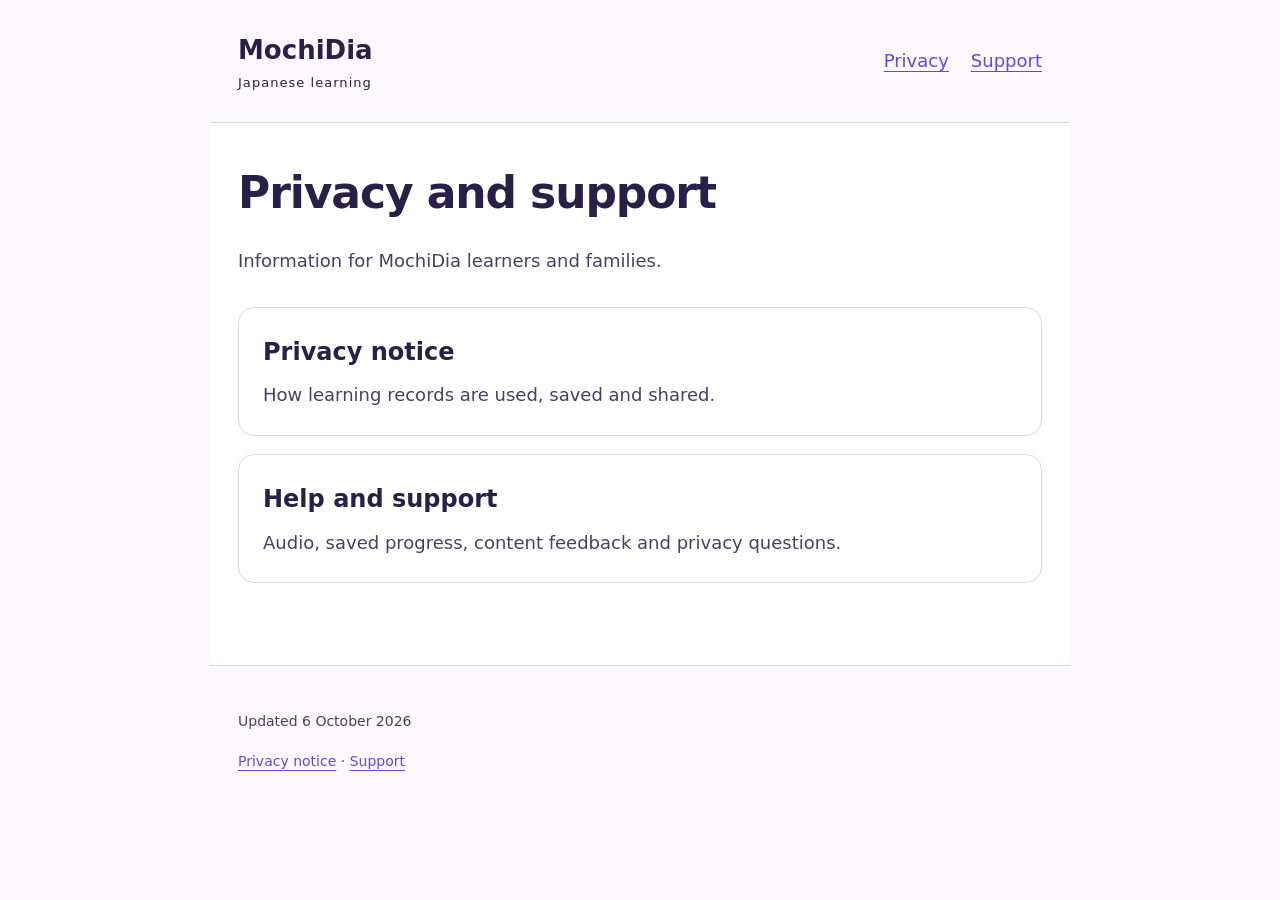
<file: index.html>
<!doctype html><html lang="en-GB"><head><meta charset="utf-8"><meta name="viewport" content="width=device-width,initial-scale=1"><meta name="description" content="MochiDia privacy information and support."><meta name="referrer" content="no-referrer"><title>Privacy and support · MochiDia</title><link rel="icon" type="image/svg+xml" href="data:image/svg+xml,%3Csvg xmlns=%22http://www.w3.org/2000/svg%22 viewBox=%220 0 32 32%22%3E%3Crect width=%2232%22 height=%2232%22 rx=%2210%22 fill=%22%236547DC%22/%3E%3Cpath d=%22M7 23V10l9 8 9-8v13%22 fill=%22none%22 stroke=%22%23fff%22 stroke-width=%223%22 stroke-linejoin=%22round%22/%3E%3C/svg%3E"><link rel="stylesheet" href="styles.css"></head><body><a class="skip" href="#main">Skip to content</a><header><a class="brand" href="./">MochiDia<span>Japanese learning</span></a><nav aria-label="Information"><a href="privacy.html">Privacy</a><a href="support.html">Support</a></nav></header><main id="main" tabindex="-1"><h1>Privacy and support</h1><p>Information for MochiDia learners and families.</p><div class="choices"><a href="privacy.html"><strong>Privacy notice</strong><span>How learning records are used, saved and shared.</span></a><a href="support.html"><strong>Help and support</strong><span>Audio, saved progress, content feedback and privacy questions.</span></a></div></main><footer><p>Updated 6 October 2026</p><p><a href="privacy.html">Privacy notice</a> · <a href="support.html">Support</a></p></footer></body></html>
</file>
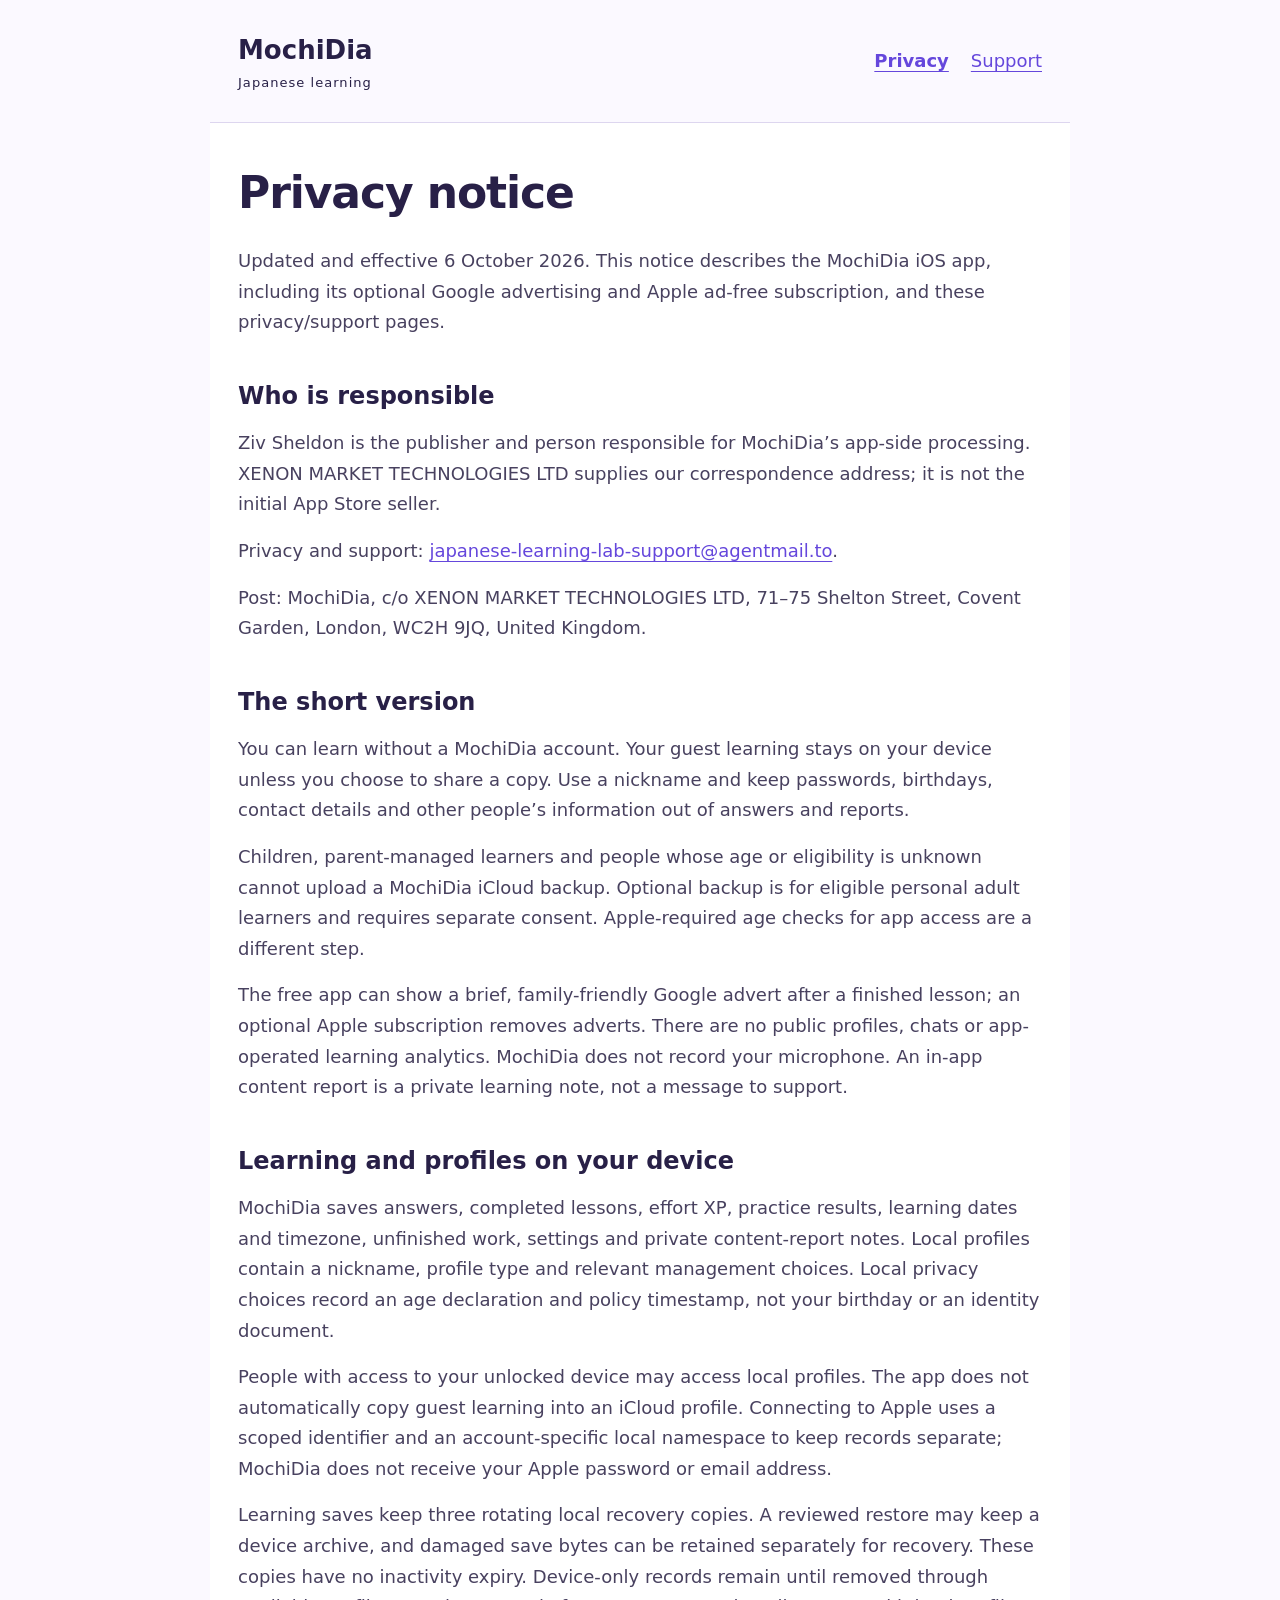
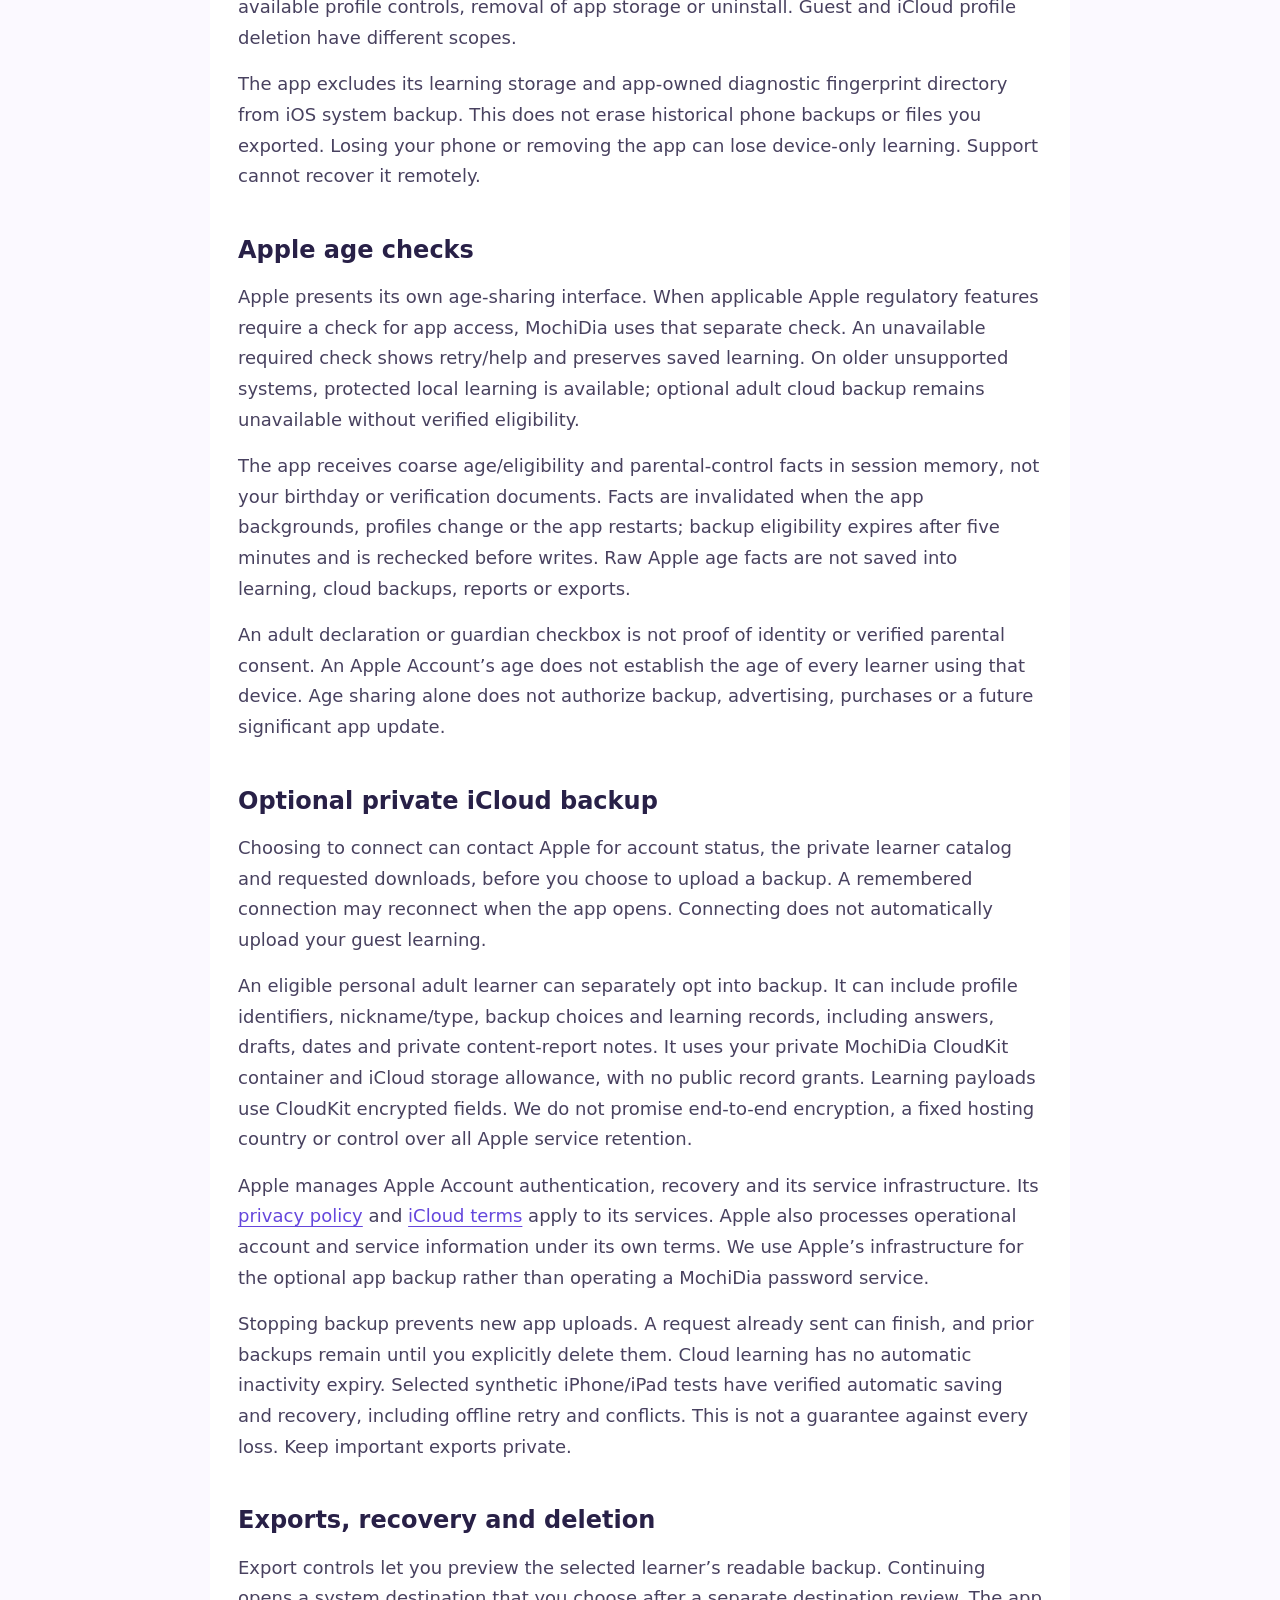
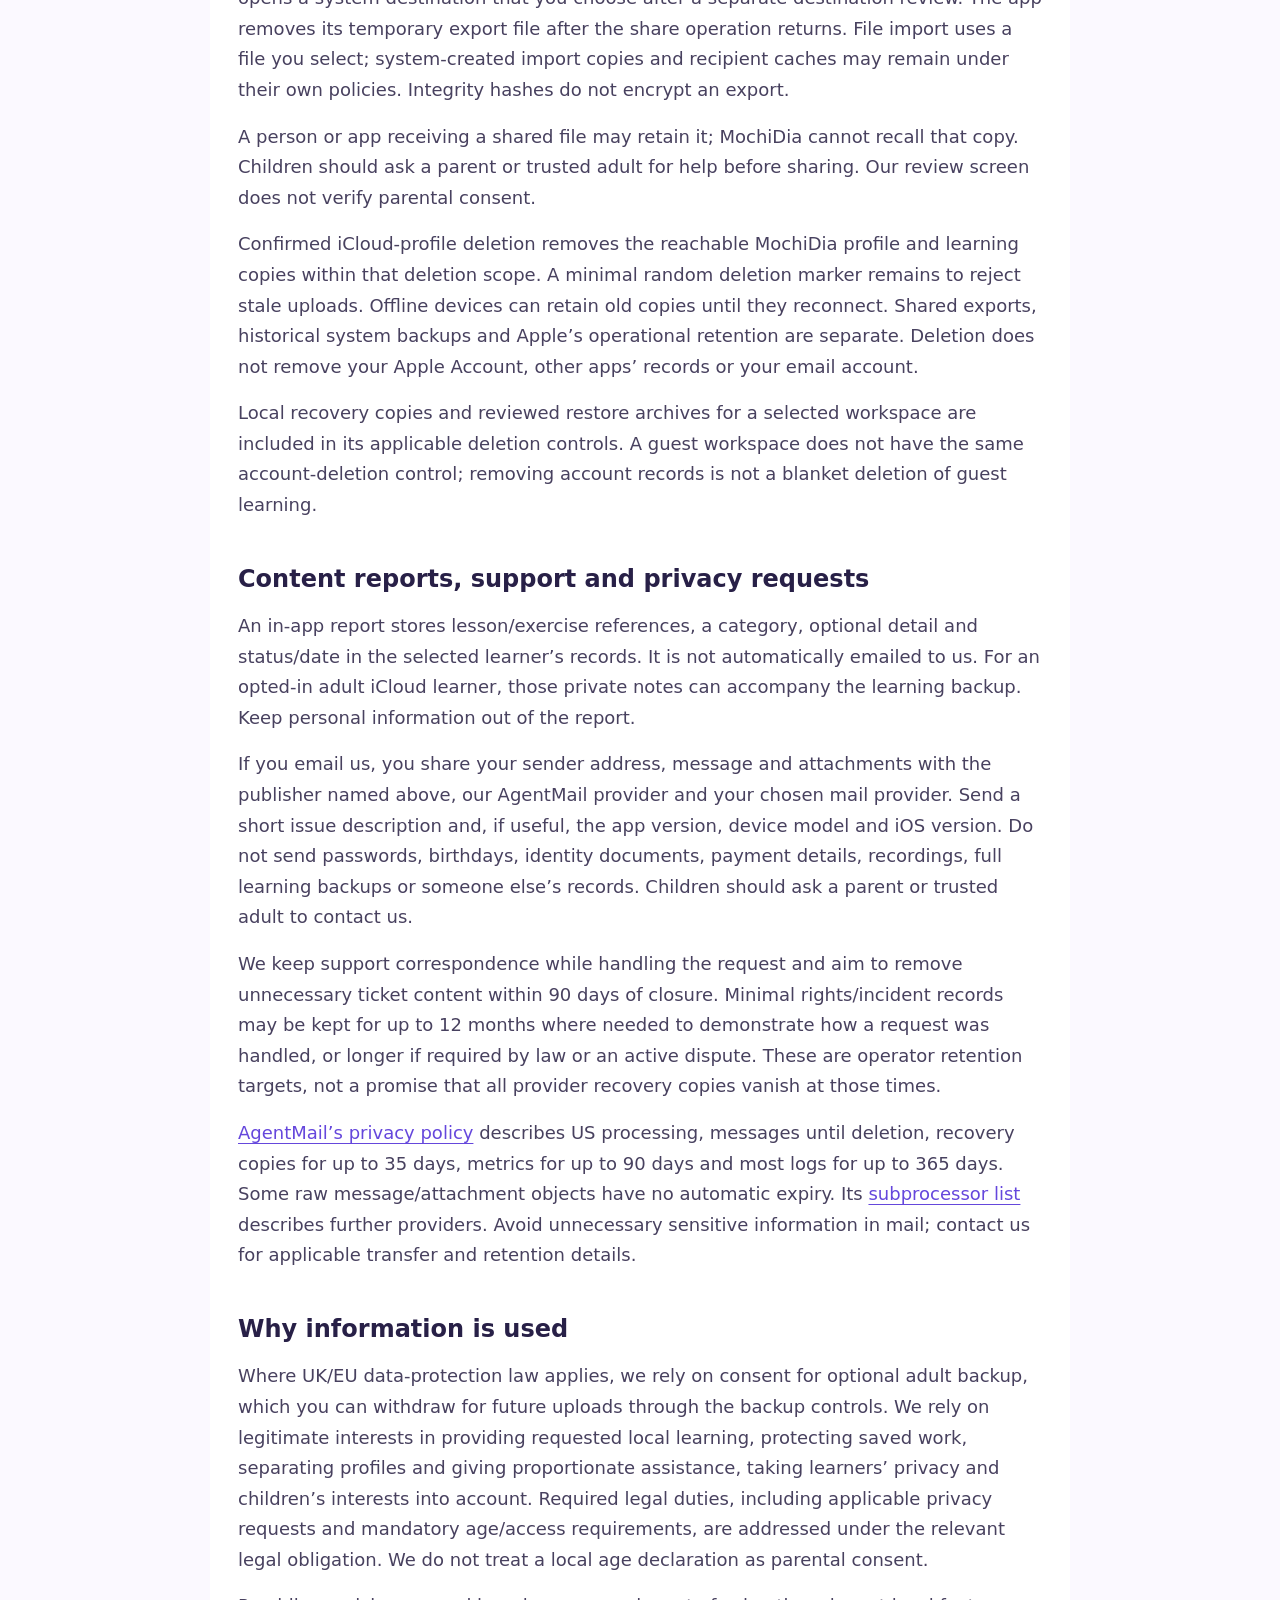
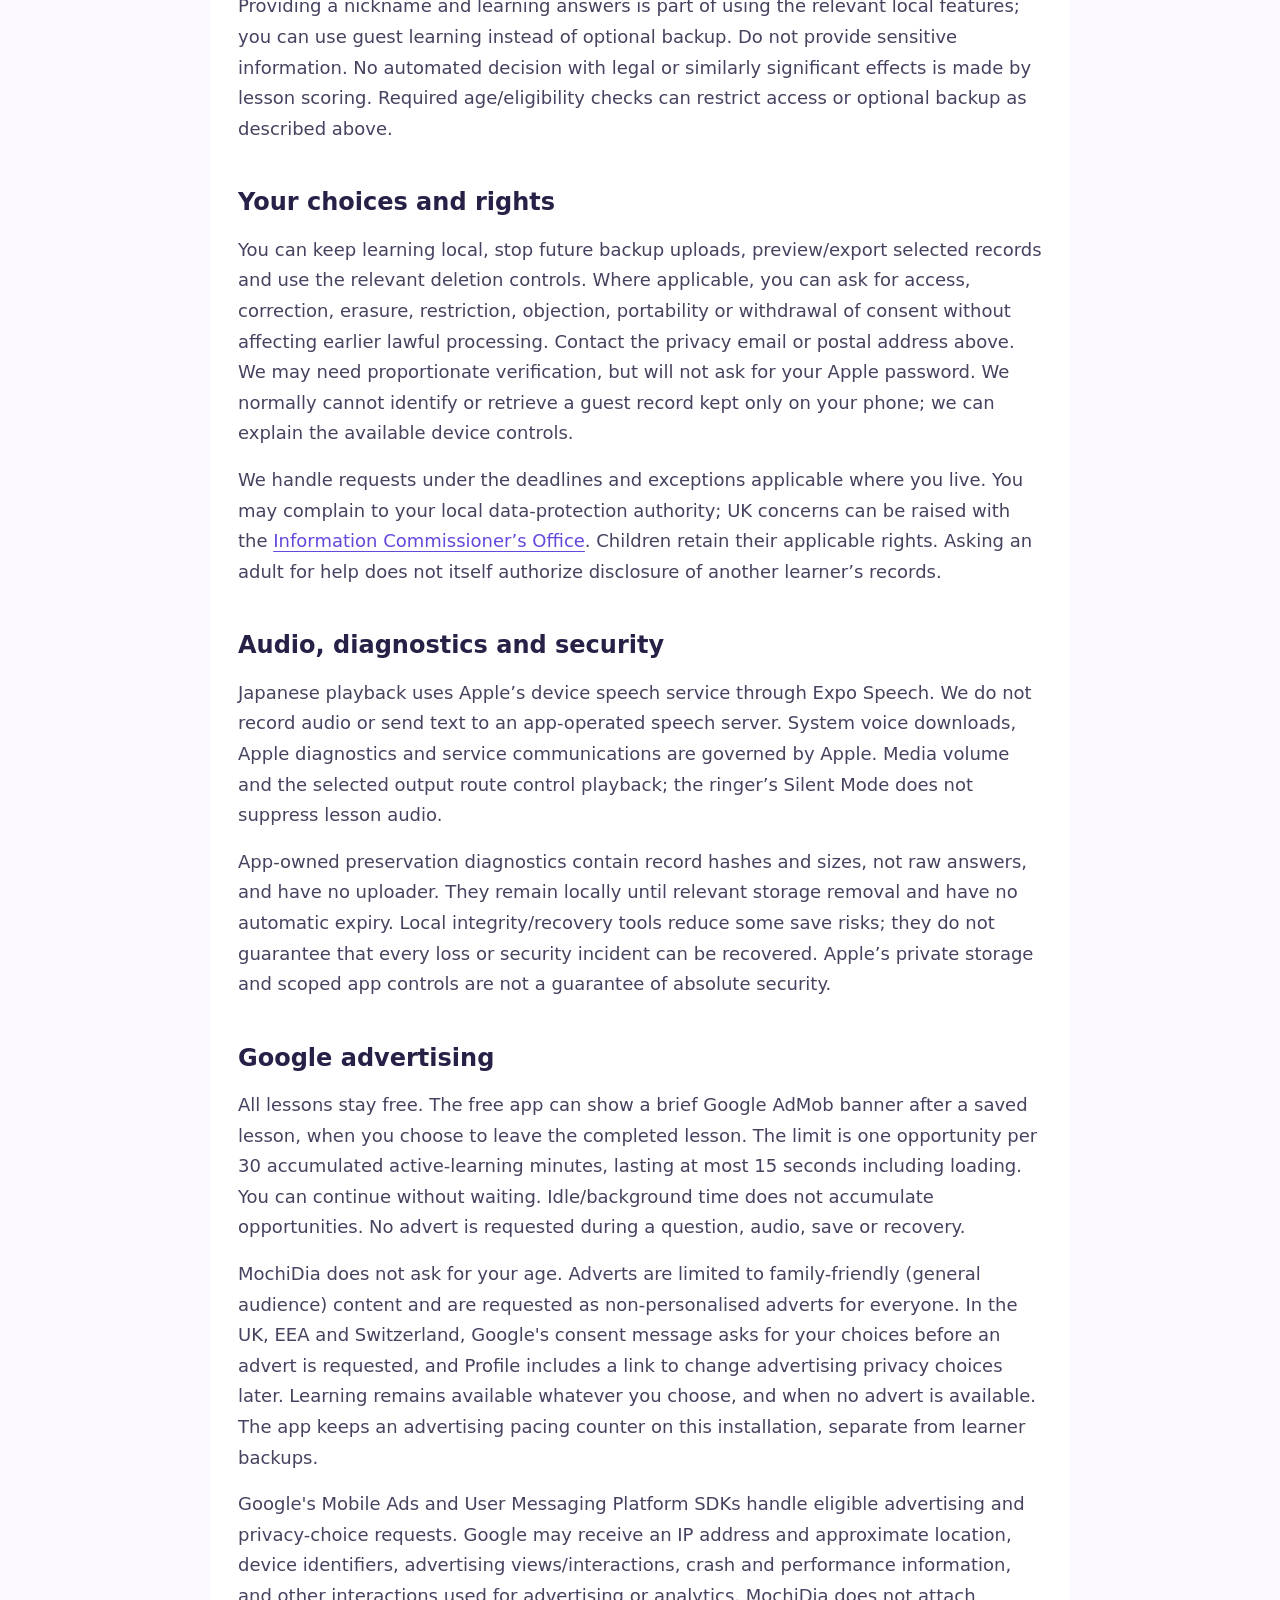
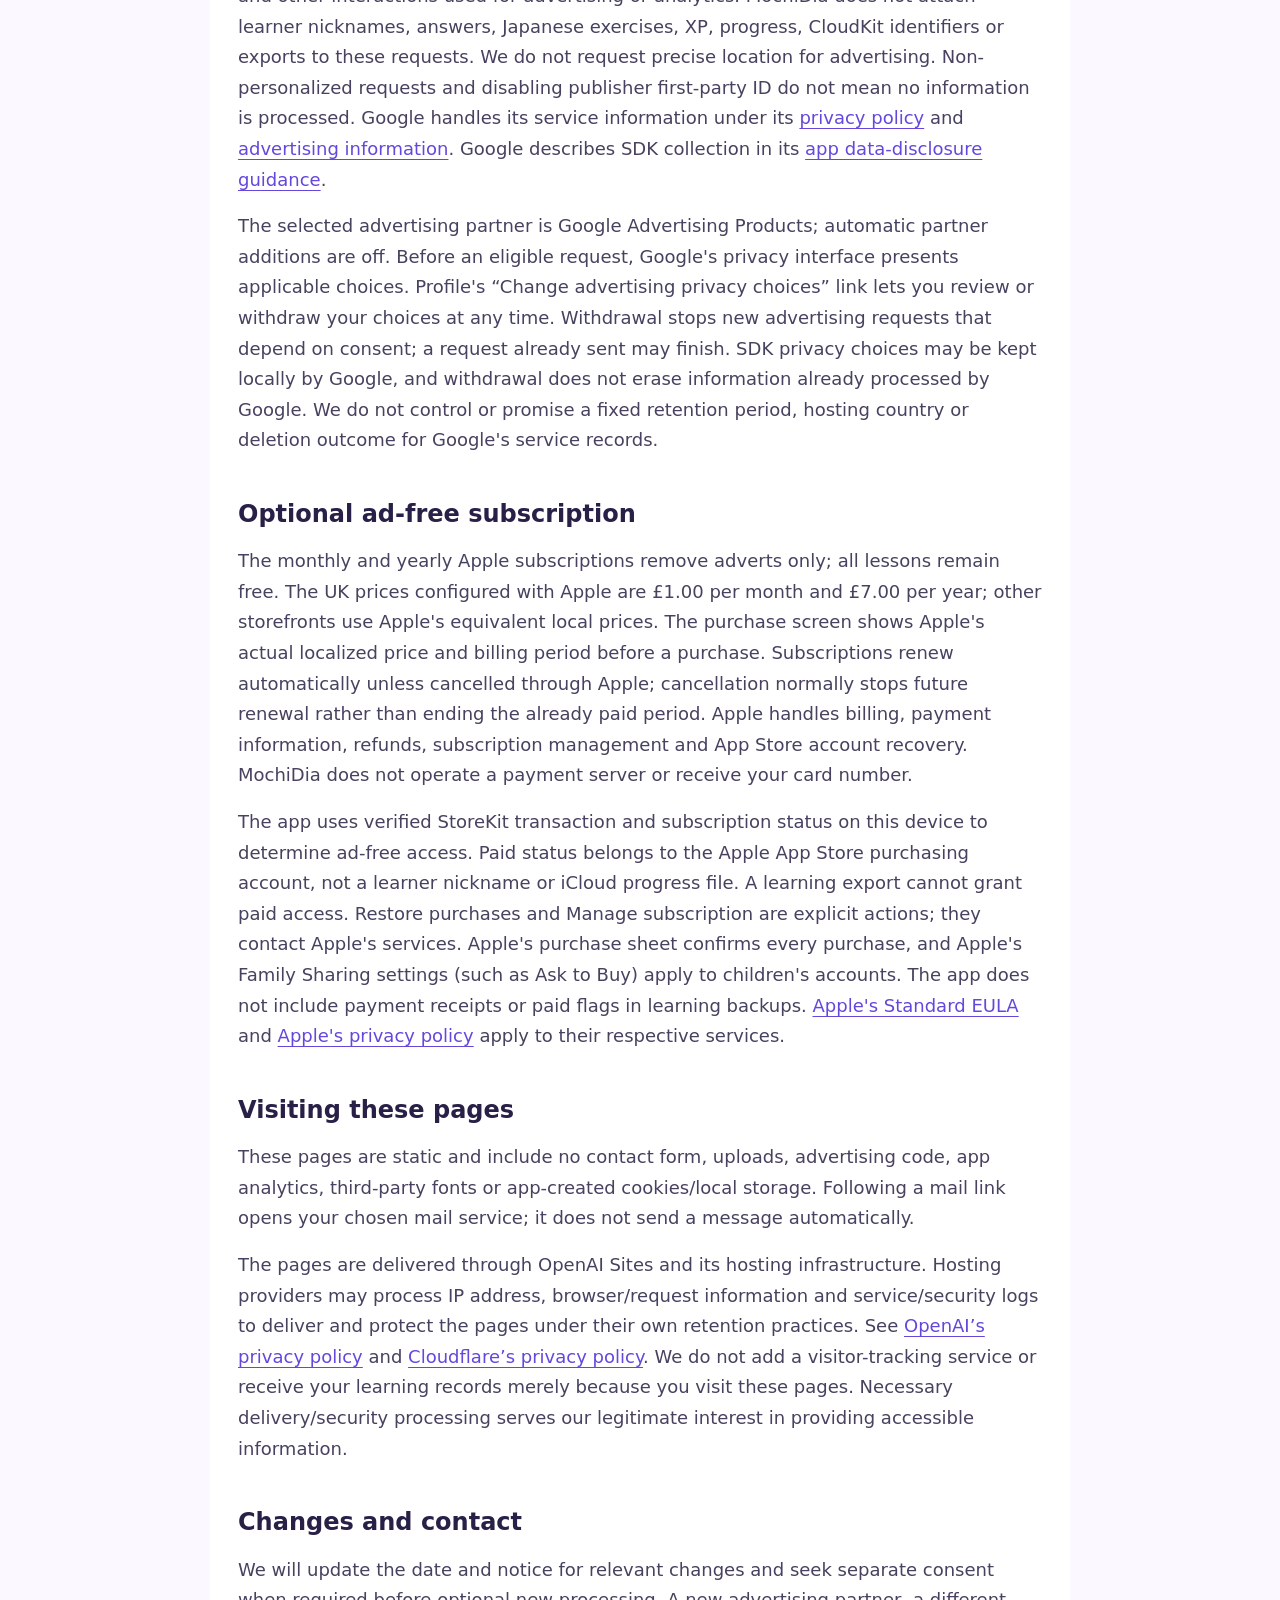
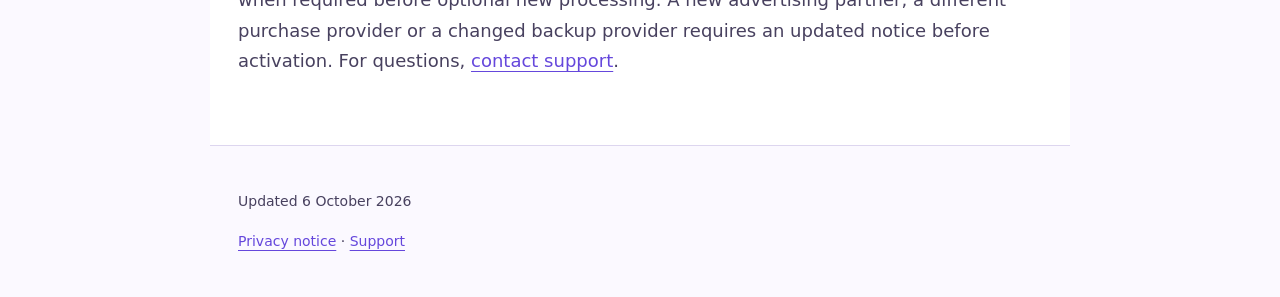
<file: privacy.html>
<!doctype html><html lang="en-GB"><head><meta charset="utf-8"><meta name="viewport" content="width=device-width,initial-scale=1"><meta name="description" content="MochiDia privacy information and support."><meta name="referrer" content="no-referrer"><title>Privacy notice · MochiDia</title><link rel="icon" type="image/svg+xml" href="data:image/svg+xml,%3Csvg xmlns=%22http://www.w3.org/2000/svg%22 viewBox=%220 0 32 32%22%3E%3Crect width=%2232%22 height=%2232%22 rx=%2210%22 fill=%22%236547DC%22/%3E%3Cpath d=%22M7 23V10l9 8 9-8v13%22 fill=%22none%22 stroke=%22%23fff%22 stroke-width=%223%22 stroke-linejoin=%22round%22/%3E%3C/svg%3E"><link rel="stylesheet" href="styles.css"></head><body><a class="skip" href="#main">Skip to content</a><header><a class="brand" href="./">MochiDia<span>Japanese learning</span></a><nav aria-label="Information"><a href="privacy.html" aria-current="page">Privacy</a><a href="support.html">Support</a></nav></header><main id="main" tabindex="-1"><h1>Privacy notice</h1>
<p>Updated and effective 6 October 2026. This notice describes the MochiDia iOS app, including its optional Google advertising and Apple ad-free subscription, and these privacy/support pages.</p>
<h2>Who is responsible</h2>
<p>Ziv Sheldon is the publisher and person responsible for MochiDia’s app-side processing. XENON MARKET TECHNOLOGIES LTD supplies our correspondence address; it is not the initial App Store seller.</p>
<p>Privacy and support: <a href="mailto:japanese-learning-lab-support@agentmail.to">japanese-learning-lab-support@agentmail.to</a>.</p>
<p>Post: MochiDia, c/o XENON MARKET TECHNOLOGIES LTD, 71–75 Shelton Street, Covent Garden, London, WC2H 9JQ, United Kingdom.</p>
<h2>The short version</h2>
<p>You can learn without a MochiDia account. Your guest learning stays on your device unless you choose to share a copy. Use a nickname and keep passwords, birthdays, contact details and other people’s information out of answers and reports.</p>
<p>Children, parent-managed learners and people whose age or eligibility is unknown cannot upload a MochiDia iCloud backup. Optional backup is for eligible personal adult learners and requires separate consent. Apple-required age checks for app access are a different step.</p>
<p>The free app can show a brief, family-friendly Google advert after a finished lesson; an optional Apple subscription removes adverts. There are no public profiles, chats or app-operated learning analytics. MochiDia does not record your microphone. An in-app content report is a private learning note, not a message to support.</p>
<h2>Learning and profiles on your device</h2>
<p>MochiDia saves answers, completed lessons, effort XP, practice results, learning dates and timezone, unfinished work, settings and private content-report notes. Local profiles contain a nickname, profile type and relevant management choices. Local privacy choices record an age declaration and policy timestamp, not your birthday or an identity document.</p>
<p>People with access to your unlocked device may access local profiles. The app does not automatically copy guest learning into an iCloud profile. Connecting to Apple uses a scoped identifier and an account-specific local namespace to keep records separate; MochiDia does not receive your Apple password or email address.</p>
<p>Learning saves keep three rotating local recovery copies. A reviewed restore may keep a device archive, and damaged save bytes can be retained separately for recovery. These copies have no inactivity expiry. Device-only records remain until removed through available profile controls, removal of app storage or uninstall. Guest and iCloud profile deletion have different scopes.</p>
<p>The app excludes its learning storage and app-owned diagnostic fingerprint directory from iOS system backup. This does not erase historical phone backups or files you exported. Losing your phone or removing the app can lose device-only learning. Support cannot recover it remotely.</p>
<h2>Apple age checks</h2>
<p>Apple presents its own age-sharing interface. When applicable Apple regulatory features require a check for app access, MochiDia uses that separate check. An unavailable required check shows retry/help and preserves saved learning. On older unsupported systems, protected local learning is available; optional adult cloud backup remains unavailable without verified eligibility.</p>
<p>The app receives coarse age/eligibility and parental-control facts in session memory, not your birthday or verification documents. Facts are invalidated when the app backgrounds, profiles change or the app restarts; backup eligibility expires after five minutes and is rechecked before writes. Raw Apple age facts are not saved into learning, cloud backups, reports or exports.</p>
<p>An adult declaration or guardian checkbox is not proof of identity or verified parental consent. An Apple Account’s age does not establish the age of every learner using that device. Age sharing alone does not authorize backup, advertising, purchases or a future significant app update.</p>
<h2>Optional private iCloud backup</h2>
<p>Choosing to connect can contact Apple for account status, the private learner catalog and requested downloads, before you choose to upload a backup. A remembered connection may reconnect when the app opens. Connecting does not automatically upload your guest learning.</p>
<p>An eligible personal adult learner can separately opt into backup. It can include profile identifiers, nickname/type, backup choices and learning records, including answers, drafts, dates and private content-report notes. It uses your private MochiDia CloudKit container and iCloud storage allowance, with no public record grants. Learning payloads use CloudKit encrypted fields. We do not promise end-to-end encryption, a fixed hosting country or control over all Apple service retention.</p>
<p>Apple manages Apple Account authentication, recovery and its service infrastructure. Its <a href="https://www.apple.com/legal/privacy/">privacy policy</a> and <a href="https://www.apple.com/legal/internet-services/icloud/">iCloud terms</a> apply to its services. Apple also processes operational account and service information under its own terms. We use Apple’s infrastructure for the optional app backup rather than operating a MochiDia password service.</p>
<p>Stopping backup prevents new app uploads. A request already sent can finish, and prior backups remain until you explicitly delete them. Cloud learning has no automatic inactivity expiry. Selected synthetic iPhone/iPad tests have verified automatic saving and recovery, including offline retry and conflicts. This is not a guarantee against every loss. Keep important exports private.</p>
<h2>Exports, recovery and deletion</h2>
<p>Export controls let you preview the selected learner’s readable backup. Continuing opens a system destination that you choose after a separate destination review. The app removes its temporary export file after the share operation returns. File import uses a file you select; system-created import copies and recipient caches may remain under their own policies. Integrity hashes do not encrypt an export.</p>
<p>A person or app receiving a shared file may retain it; MochiDia cannot recall that copy. Children should ask a parent or trusted adult for help before sharing. Our review screen does not verify parental consent.</p>
<p>Confirmed iCloud-profile deletion removes the reachable MochiDia profile and learning copies within that deletion scope. A minimal random deletion marker remains to reject stale uploads. Offline devices can retain old copies until they reconnect. Shared exports, historical system backups and Apple’s operational retention are separate. Deletion does not remove your Apple Account, other apps’ records or your email account.</p>
<p>Local recovery copies and reviewed restore archives for a selected workspace are included in its applicable deletion controls. A guest workspace does not have the same account-deletion control; removing account records is not a blanket deletion of guest learning.</p>
<h2>Content reports, support and privacy requests</h2>
<p>An in-app report stores lesson/exercise references, a category, optional detail and status/date in the selected learner’s records. It is not automatically emailed to us. For an opted-in adult iCloud learner, those private notes can accompany the learning backup. Keep personal information out of the report.</p>
<p>If you email us, you share your sender address, message and attachments with the publisher named above, our AgentMail provider and your chosen mail provider. Send a short issue description and, if useful, the app version, device model and iOS version. Do not send passwords, birthdays, identity documents, payment details, recordings, full learning backups or someone else’s records. Children should ask a parent or trusted adult to contact us.</p>
<p>We keep support correspondence while handling the request and aim to remove unnecessary ticket content within 90 days of closure. Minimal rights/incident records may be kept for up to 12 months where needed to demonstrate how a request was handled, or longer if required by law or an active dispute. These are operator retention targets, not a promise that all provider recovery copies vanish at those times.</p>
<p><a href="https://www.agentmail.to/legal/privacy">AgentMail’s privacy policy</a> describes US processing, messages until deletion, recovery copies for up to 35 days, metrics for up to 90 days and most logs for up to 365 days. Some raw message/attachment objects have no automatic expiry. Its <a href="https://www.agentmail.to/legal/subprocessors">subprocessor list</a> describes further providers. Avoid unnecessary sensitive information in mail; contact us for applicable transfer and retention details.</p>
<h2>Why information is used</h2>
<p>Where UK/EU data-protection law applies, we rely on consent for optional adult backup, which you can withdraw for future uploads through the backup controls. We rely on legitimate interests in providing requested local learning, protecting saved work, separating profiles and giving proportionate assistance, taking learners’ privacy and children’s interests into account. Required legal duties, including applicable privacy requests and mandatory age/access requirements, are addressed under the relevant legal obligation. We do not treat a local age declaration as parental consent.</p>
<p>Providing a nickname and learning answers is part of using the relevant local features; you can use guest learning instead of optional backup. Do not provide sensitive information. No automated decision with legal or similarly significant effects is made by lesson scoring. Required age/eligibility checks can restrict access or optional backup as described above.</p>
<h2>Your choices and rights</h2>
<p>You can keep learning local, stop future backup uploads, preview/export selected records and use the relevant deletion controls. Where applicable, you can ask for access, correction, erasure, restriction, objection, portability or withdrawal of consent without affecting earlier lawful processing. Contact the privacy email or postal address above. We may need proportionate verification, but will not ask for your Apple password. We normally cannot identify or retrieve a guest record kept only on your phone; we can explain the available device controls.</p>
<p>We handle requests under the deadlines and exceptions applicable where you live. You may complain to your local data-protection authority; UK concerns can be raised with the <a href="https://ico.org.uk/make-a-complaint/">Information Commissioner’s Office</a>. Children retain their applicable rights. Asking an adult for help does not itself authorize disclosure of another learner’s records.</p>
<h2>Audio, diagnostics and security</h2>
<p>Japanese playback uses Apple’s device speech service through Expo Speech. We do not record audio or send text to an app-operated speech server. System voice downloads, Apple diagnostics and service communications are governed by Apple. Media volume and the selected output route control playback; the ringer’s Silent Mode does not suppress lesson audio.</p>
<p>App-owned preservation diagnostics contain record hashes and sizes, not raw answers, and have no uploader. They remain locally until relevant storage removal and have no automatic expiry. Local integrity/recovery tools reduce some save risks; they do not guarantee that every loss or security incident can be recovered. Apple’s private storage and scoped app controls are not a guarantee of absolute security.</p>
<h2>Google advertising</h2>
<p>All lessons stay free. The free app can show a brief Google AdMob banner after a saved lesson, when you choose to leave the completed lesson. The limit is one opportunity per 30 accumulated active-learning minutes, lasting at most 15 seconds including loading. You can continue without waiting. Idle/background time does not accumulate opportunities. No advert is requested during a question, audio, save or recovery.</p>
<p>MochiDia does not ask for your age. Adverts are limited to family-friendly (general audience) content and are requested as non-personalised adverts for everyone. In the UK, EEA and Switzerland, Google&#x27;s consent message asks for your choices before an advert is requested, and Profile includes a link to change advertising privacy choices later. Learning remains available whatever you choose, and when no advert is available. The app keeps an advertising pacing counter on this installation, separate from learner backups.</p>
<p>Google&#x27;s Mobile Ads and User Messaging Platform SDKs handle eligible advertising and privacy-choice requests. Google may receive an IP address and approximate location, device identifiers, advertising views/interactions, crash and performance information, and other interactions used for advertising or analytics. MochiDia does not attach learner nicknames, answers, Japanese exercises, XP, progress, CloudKit identifiers or exports to these requests. We do not request precise location for advertising. Non-personalized requests and disabling publisher first-party ID do not mean no information is processed. Google handles its service information under its <a href="https://policies.google.com/privacy">privacy policy</a> and <a href="https://policies.google.com/technologies/ads">advertising information</a>. Google describes SDK collection in its <a href="https://developers.google.com/admob/ios/privacy/data-disclosure">app data-disclosure guidance</a>.</p>
<p>The selected advertising partner is Google Advertising Products; automatic partner additions are off. Before an eligible request, Google&#x27;s privacy interface presents applicable choices. Profile&#x27;s “Change advertising privacy choices” link lets you review or withdraw your choices at any time. Withdrawal stops new advertising requests that depend on consent; a request already sent may finish. SDK privacy choices may be kept locally by Google, and withdrawal does not erase information already processed by Google. We do not control or promise a fixed retention period, hosting country or deletion outcome for Google&#x27;s service records.</p>
<h2>Optional ad-free subscription</h2>
<p>The monthly and yearly Apple subscriptions remove adverts only; all lessons remain free. The UK prices configured with Apple are £1.00 per month and £7.00 per year; other storefronts use Apple&#x27;s equivalent local prices. The purchase screen shows Apple&#x27;s actual localized price and billing period before a purchase. Subscriptions renew automatically unless cancelled through Apple; cancellation normally stops future renewal rather than ending the already paid period. Apple handles billing, payment information, refunds, subscription management and App Store account recovery. MochiDia does not operate a payment server or receive your card number.</p>
<p>The app uses verified StoreKit transaction and subscription status on this device to determine ad-free access. Paid status belongs to the Apple App Store purchasing account, not a learner nickname or iCloud progress file. A learning export cannot grant paid access. Restore purchases and Manage subscription are explicit actions; they contact Apple&#x27;s services. Apple&#x27;s purchase sheet confirms every purchase, and Apple&#x27;s Family Sharing settings (such as Ask to Buy) apply to children&#x27;s accounts. The app does not include payment receipts or paid flags in learning backups. <a href="https://www.apple.com/legal/internet-services/itunes/dev/stdeula/">Apple&#x27;s Standard EULA</a> and <a href="https://www.apple.com/legal/privacy/">Apple&#x27;s privacy policy</a> apply to their respective services.</p>
<h2>Visiting these pages</h2>
<p>These pages are static and include no contact form, uploads, advertising code, app analytics, third-party fonts or app-created cookies/local storage. Following a mail link opens your chosen mail service; it does not send a message automatically.</p>
<p>The pages are delivered through OpenAI Sites and its hosting infrastructure. Hosting providers may process IP address, browser/request information and service/security logs to deliver and protect the pages under their own retention practices. See <a href="https://openai.com/policies/privacy-policy/">OpenAI’s privacy policy</a> and <a href="https://www.cloudflare.com/privacypolicy/">Cloudflare’s privacy policy</a>. We do not add a visitor-tracking service or receive your learning records merely because you visit these pages. Necessary delivery/security processing serves our legitimate interest in providing accessible information.</p>
<h2>Changes and contact</h2>
<p>We will update the date and notice for relevant changes and seek separate consent when required before optional new processing. A new advertising partner, a different purchase provider or a changed backup provider requires an updated notice before activation. For questions, <a href="support.html">contact support</a>.</p></main><footer><p>Updated 6 October 2026</p><p><a href="privacy.html">Privacy notice</a> · <a href="support.html">Support</a></p></footer></body></html>
</file>
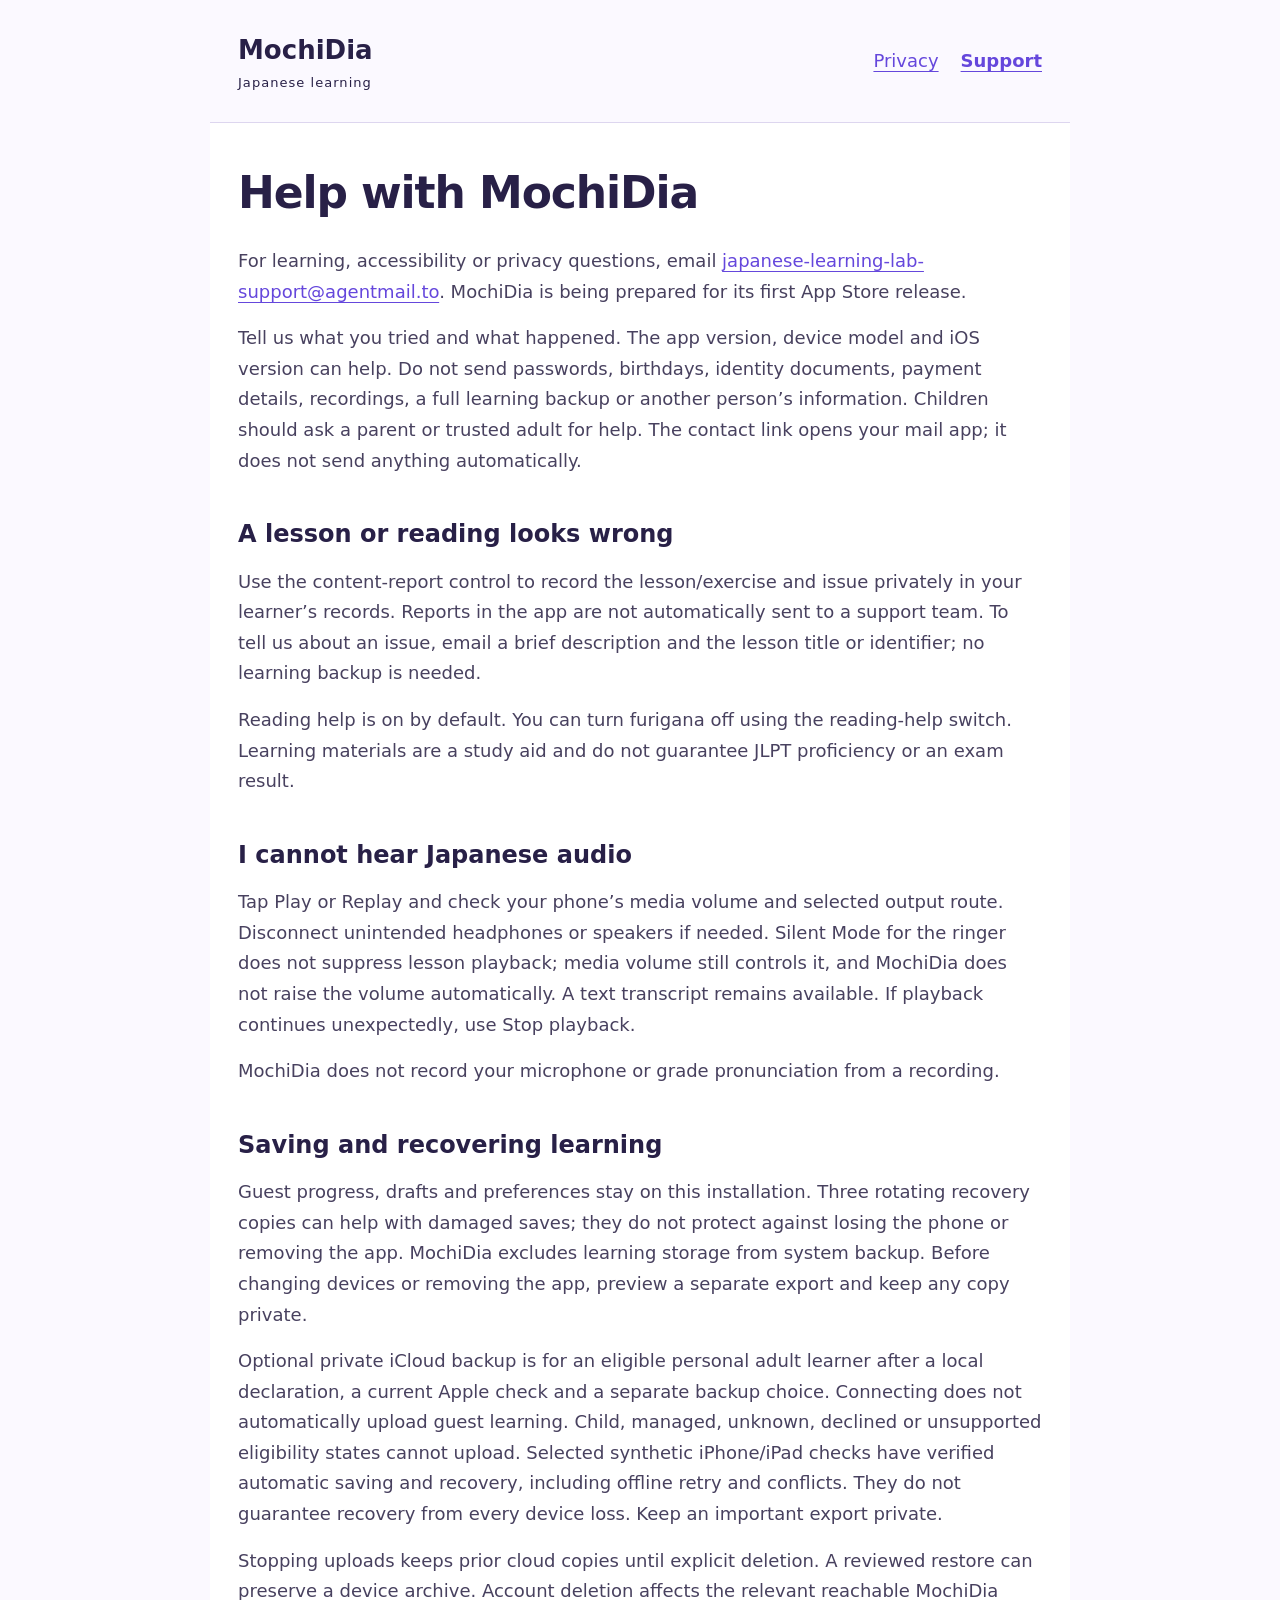
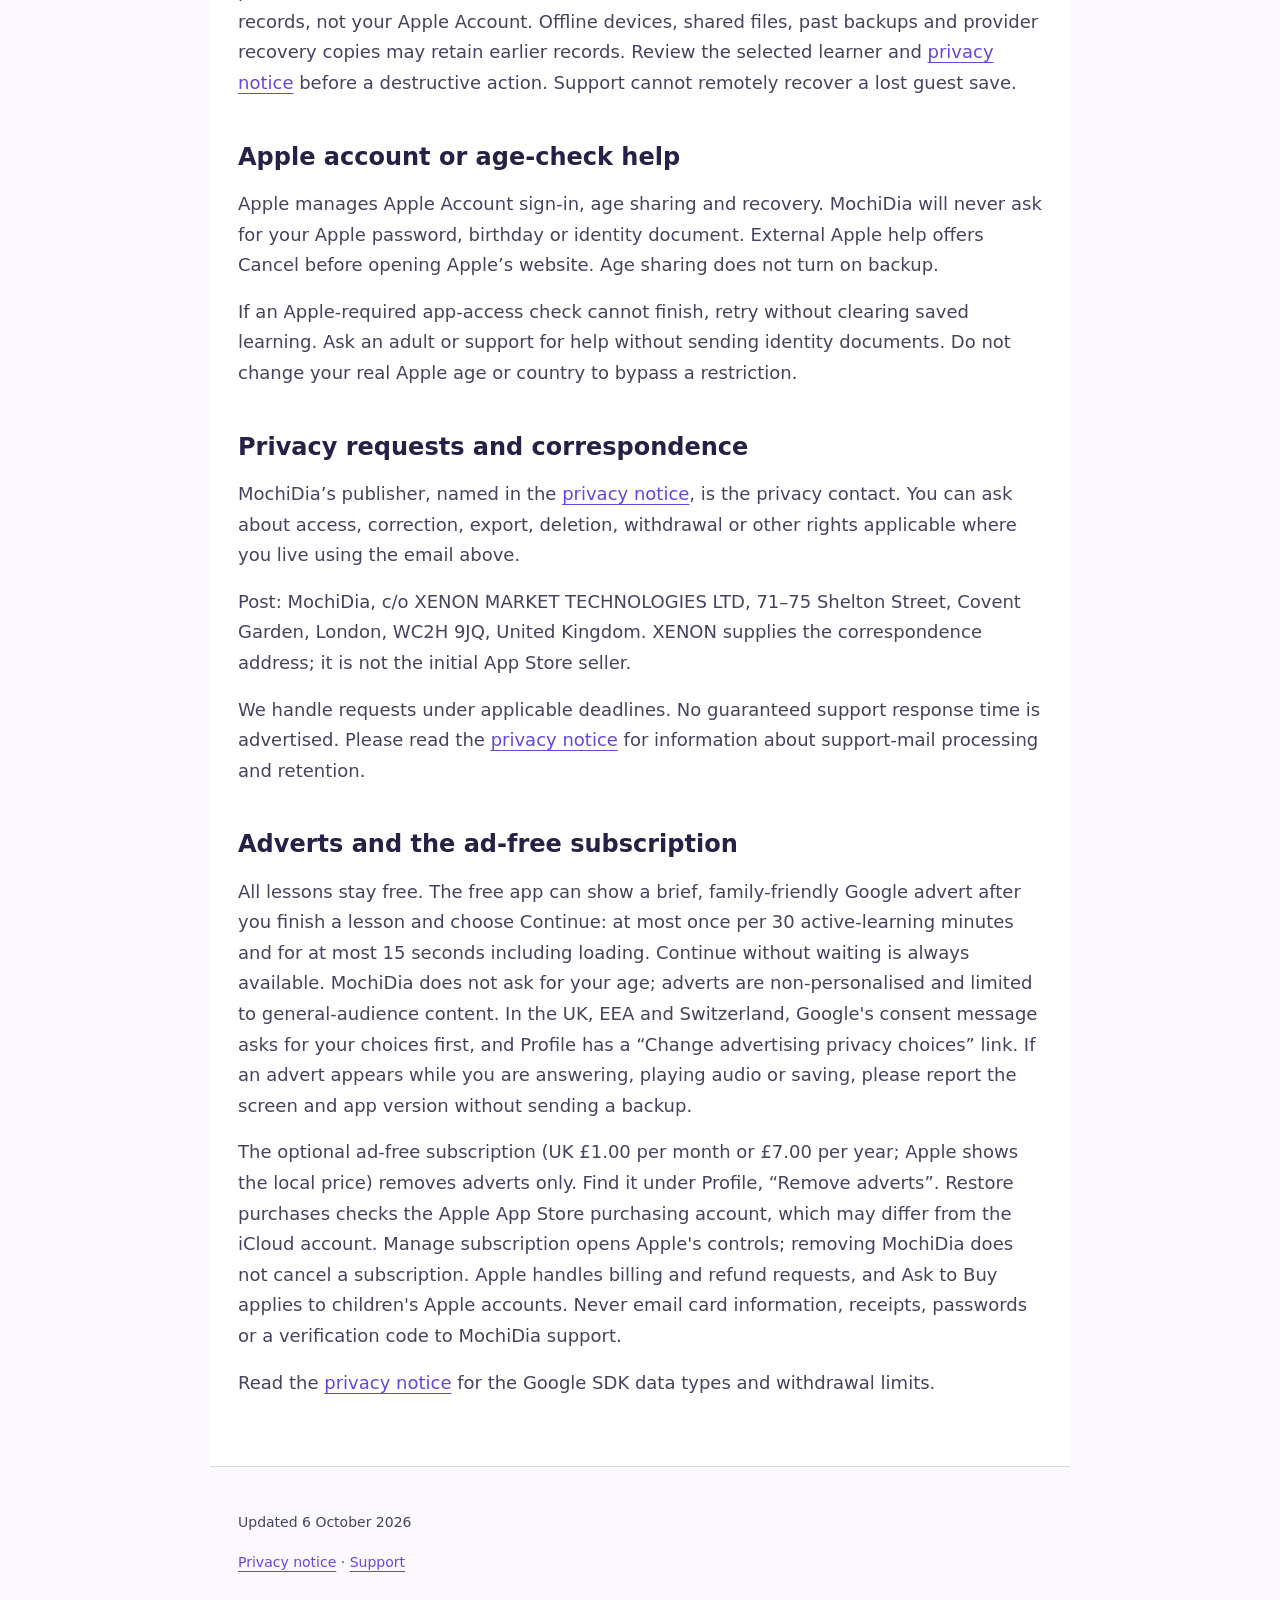
<file: support.html>
<!doctype html><html lang="en-GB"><head><meta charset="utf-8"><meta name="viewport" content="width=device-width,initial-scale=1"><meta name="description" content="MochiDia privacy information and support."><meta name="referrer" content="no-referrer"><title>Help and support · MochiDia</title><link rel="icon" type="image/svg+xml" href="data:image/svg+xml,%3Csvg xmlns=%22http://www.w3.org/2000/svg%22 viewBox=%220 0 32 32%22%3E%3Crect width=%2232%22 height=%2232%22 rx=%2210%22 fill=%22%236547DC%22/%3E%3Cpath d=%22M7 23V10l9 8 9-8v13%22 fill=%22none%22 stroke=%22%23fff%22 stroke-width=%223%22 stroke-linejoin=%22round%22/%3E%3C/svg%3E"><link rel="stylesheet" href="styles.css"></head><body><a class="skip" href="#main">Skip to content</a><header><a class="brand" href="./">MochiDia<span>Japanese learning</span></a><nav aria-label="Information"><a href="privacy.html">Privacy</a><a href="support.html" aria-current="page">Support</a></nav></header><main id="main" tabindex="-1"><h1>Help with MochiDia</h1>
<p>For learning, accessibility or privacy questions, email <a href="mailto:japanese-learning-lab-support@agentmail.to">japanese-learning-lab-support@agentmail.to</a>. MochiDia is being prepared for its first App Store release.</p>
<p>Tell us what you tried and what happened. The app version, device model and iOS version can help. Do not send passwords, birthdays, identity documents, payment details, recordings, a full learning backup or another person’s information. Children should ask a parent or trusted adult for help. The contact link opens your mail app; it does not send anything automatically.</p>
<h2>A lesson or reading looks wrong</h2>
<p>Use the content-report control to record the lesson/exercise and issue privately in your learner’s records. Reports in the app are not automatically sent to a support team. To tell us about an issue, email a brief description and the lesson title or identifier; no learning backup is needed.</p>
<p>Reading help is on by default. You can turn furigana off using the reading-help switch. Learning materials are a study aid and do not guarantee JLPT proficiency or an exam result.</p>
<h2>I cannot hear Japanese audio</h2>
<p>Tap Play or Replay and check your phone’s media volume and selected output route. Disconnect unintended headphones or speakers if needed. Silent Mode for the ringer does not suppress lesson playback; media volume still controls it, and MochiDia does not raise the volume automatically. A text transcript remains available. If playback continues unexpectedly, use Stop playback.</p>
<p>MochiDia does not record your microphone or grade pronunciation from a recording.</p>
<h2>Saving and recovering learning</h2>
<p>Guest progress, drafts and preferences stay on this installation. Three rotating recovery copies can help with damaged saves; they do not protect against losing the phone or removing the app. MochiDia excludes learning storage from system backup. Before changing devices or removing the app, preview a separate export and keep any copy private.</p>
<p>Optional private iCloud backup is for an eligible personal adult learner after a local declaration, a current Apple check and a separate backup choice. Connecting does not automatically upload guest learning. Child, managed, unknown, declined or unsupported eligibility states cannot upload. Selected synthetic iPhone/iPad checks have verified automatic saving and recovery, including offline retry and conflicts. They do not guarantee recovery from every device loss. Keep an important export private.</p>
<p>Stopping uploads keeps prior cloud copies until explicit deletion. A reviewed restore can preserve a device archive. Account deletion affects the relevant reachable MochiDia records, not your Apple Account. Offline devices, shared files, past backups and provider recovery copies may retain earlier records. Review the selected learner and <a href="privacy.html">privacy notice</a> before a destructive action. Support cannot remotely recover a lost guest save.</p>
<h2>Apple account or age-check help</h2>
<p>Apple manages Apple Account sign-in, age sharing and recovery. MochiDia will never ask for your Apple password, birthday or identity document. External Apple help offers Cancel before opening Apple’s website. Age sharing does not turn on backup.</p>
<p>If an Apple-required app-access check cannot finish, retry without clearing saved learning. Ask an adult or support for help without sending identity documents. Do not change your real Apple age or country to bypass a restriction.</p>
<h2>Privacy requests and correspondence</h2>
<p>MochiDia’s publisher, named in the <a href="privacy.html">privacy notice</a>, is the privacy contact. You can ask about access, correction, export, deletion, withdrawal or other rights applicable where you live using the email above.</p>
<p>Post: MochiDia, c/o XENON MARKET TECHNOLOGIES LTD, 71–75 Shelton Street, Covent Garden, London, WC2H 9JQ, United Kingdom. XENON supplies the correspondence address; it is not the initial App Store seller.</p>
<p>We handle requests under applicable deadlines. No guaranteed support response time is advertised. Please read the <a href="privacy.html">privacy notice</a> for information about support-mail processing and retention.</p>
<h2>Adverts and the ad-free subscription</h2>
<p>All lessons stay free. The free app can show a brief, family-friendly Google advert after you finish a lesson and choose Continue: at most once per 30 active-learning minutes and for at most 15 seconds including loading. Continue without waiting is always available. MochiDia does not ask for your age; adverts are non-personalised and limited to general-audience content. In the UK, EEA and Switzerland, Google&#x27;s consent message asks for your choices first, and Profile has a “Change advertising privacy choices” link. If an advert appears while you are answering, playing audio or saving, please report the screen and app version without sending a backup.</p>
<p>The optional ad-free subscription (UK £1.00 per month or £7.00 per year; Apple shows the local price) removes adverts only. Find it under Profile, “Remove adverts”. Restore purchases checks the Apple App Store purchasing account, which may differ from the iCloud account. Manage subscription opens Apple&#x27;s controls; removing MochiDia does not cancel a subscription. Apple handles billing and refund requests, and Ask to Buy applies to children&#x27;s Apple accounts. Never email card information, receipts, passwords or a verification code to MochiDia support.</p>
<p>Read the <a href="privacy.html">privacy notice</a> for the Google SDK data types and withdrawal limits.</p></main><footer><p>Updated 6 October 2026</p><p><a href="privacy.html">Privacy notice</a> · <a href="support.html">Support</a></p></footer></body></html>
</file>
<file: styles.css>
:root{color-scheme:light;--ink:#282047;--text:#48415f;--accent:#6547dc;--border:#ddd6ef}*{box-sizing:border-box}body{margin:0;background:#fbf9ff;color:var(--text);font:18px/1.7 ui-sans-serif,system-ui,-apple-system,BlinkMacSystemFont,"Segoe UI",sans-serif}header,main,footer{max-width:860px;margin:auto;padding:28px}header{display:flex;justify-content:space-between;gap:24px;align-items:center;border-bottom:1px solid var(--border)}.brand{font-size:26px;font-weight:800;color:var(--ink);text-decoration:none}.brand span{display:block;font-size:13px;font-weight:500;letter-spacing:.08em}nav{display:flex;gap:22px}nav a{padding:10px 0}nav [aria-current]{font-weight:800}main{padding-top:44px;padding-bottom:52px;background:#fff}h1,h2,strong{color:var(--ink)}h1{font-size:clamp(30px,6vw,44px);line-height:1.2;margin:0 0 26px;font-weight:800;letter-spacing:-.025em}h2{font-size:24px;line-height:1.35;margin:42px 0 15px}p{margin:16px 0;overflow-wrap:anywhere}a{color:var(--accent);text-underline-offset:4px}a:focus-visible{outline:3px solid #d98c20;outline-offset:5px;border-radius:4px}footer{font-size:14px;border-top:1px solid var(--border)}.skip{position:absolute;left:12px;top:-100px;background:#fff;padding:12px;z-index:2}.skip:focus{top:10px}.choices{display:grid;gap:18px;margin:30px 0}.choices a{border:1px solid var(--border);border-radius:16px;padding:24px;text-decoration:none;display:block}.choices strong{font-size:24px}.choices span{display:block;color:var(--text);margin-top:8px}@media(max-width:520px){header,main,footer{padding:22px}header{flex-wrap:wrap;gap:10px}nav{gap:28px}main{padding-top:30px}h2{font-size:22px}}
</file>
